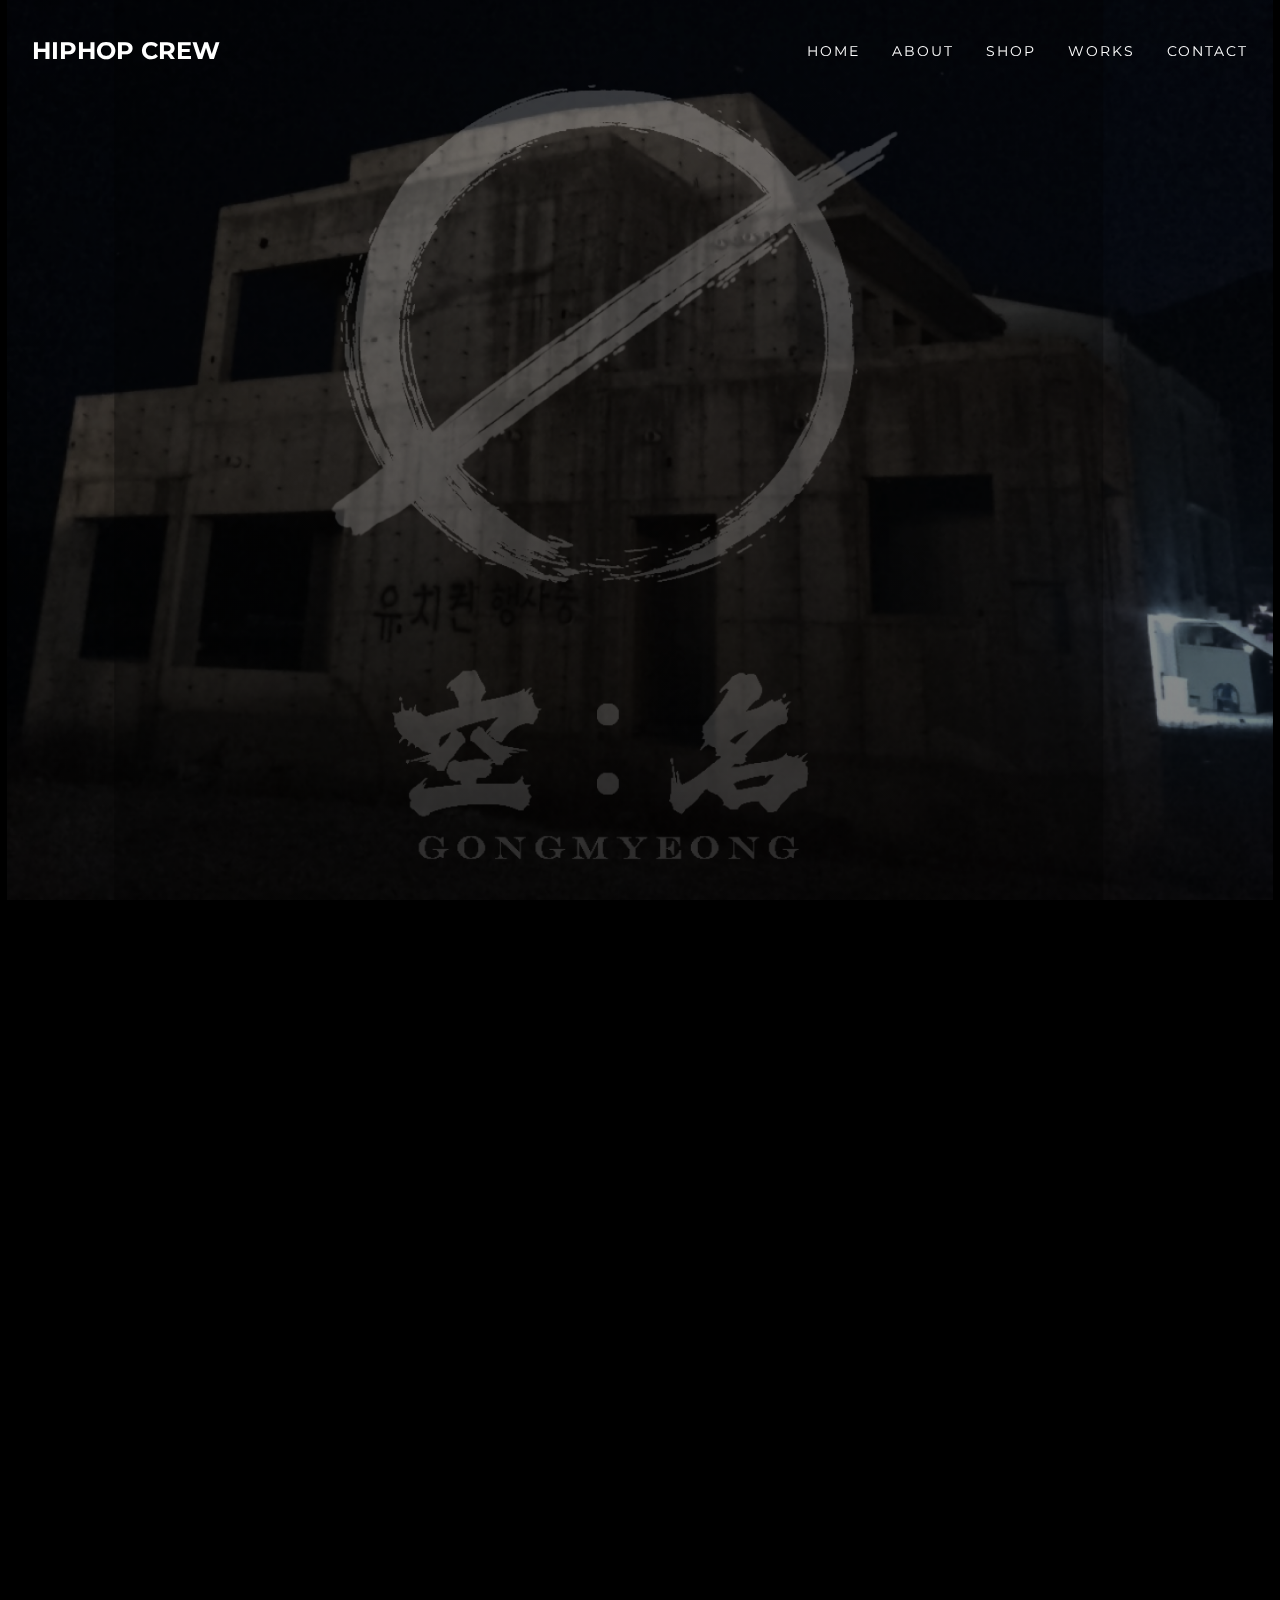
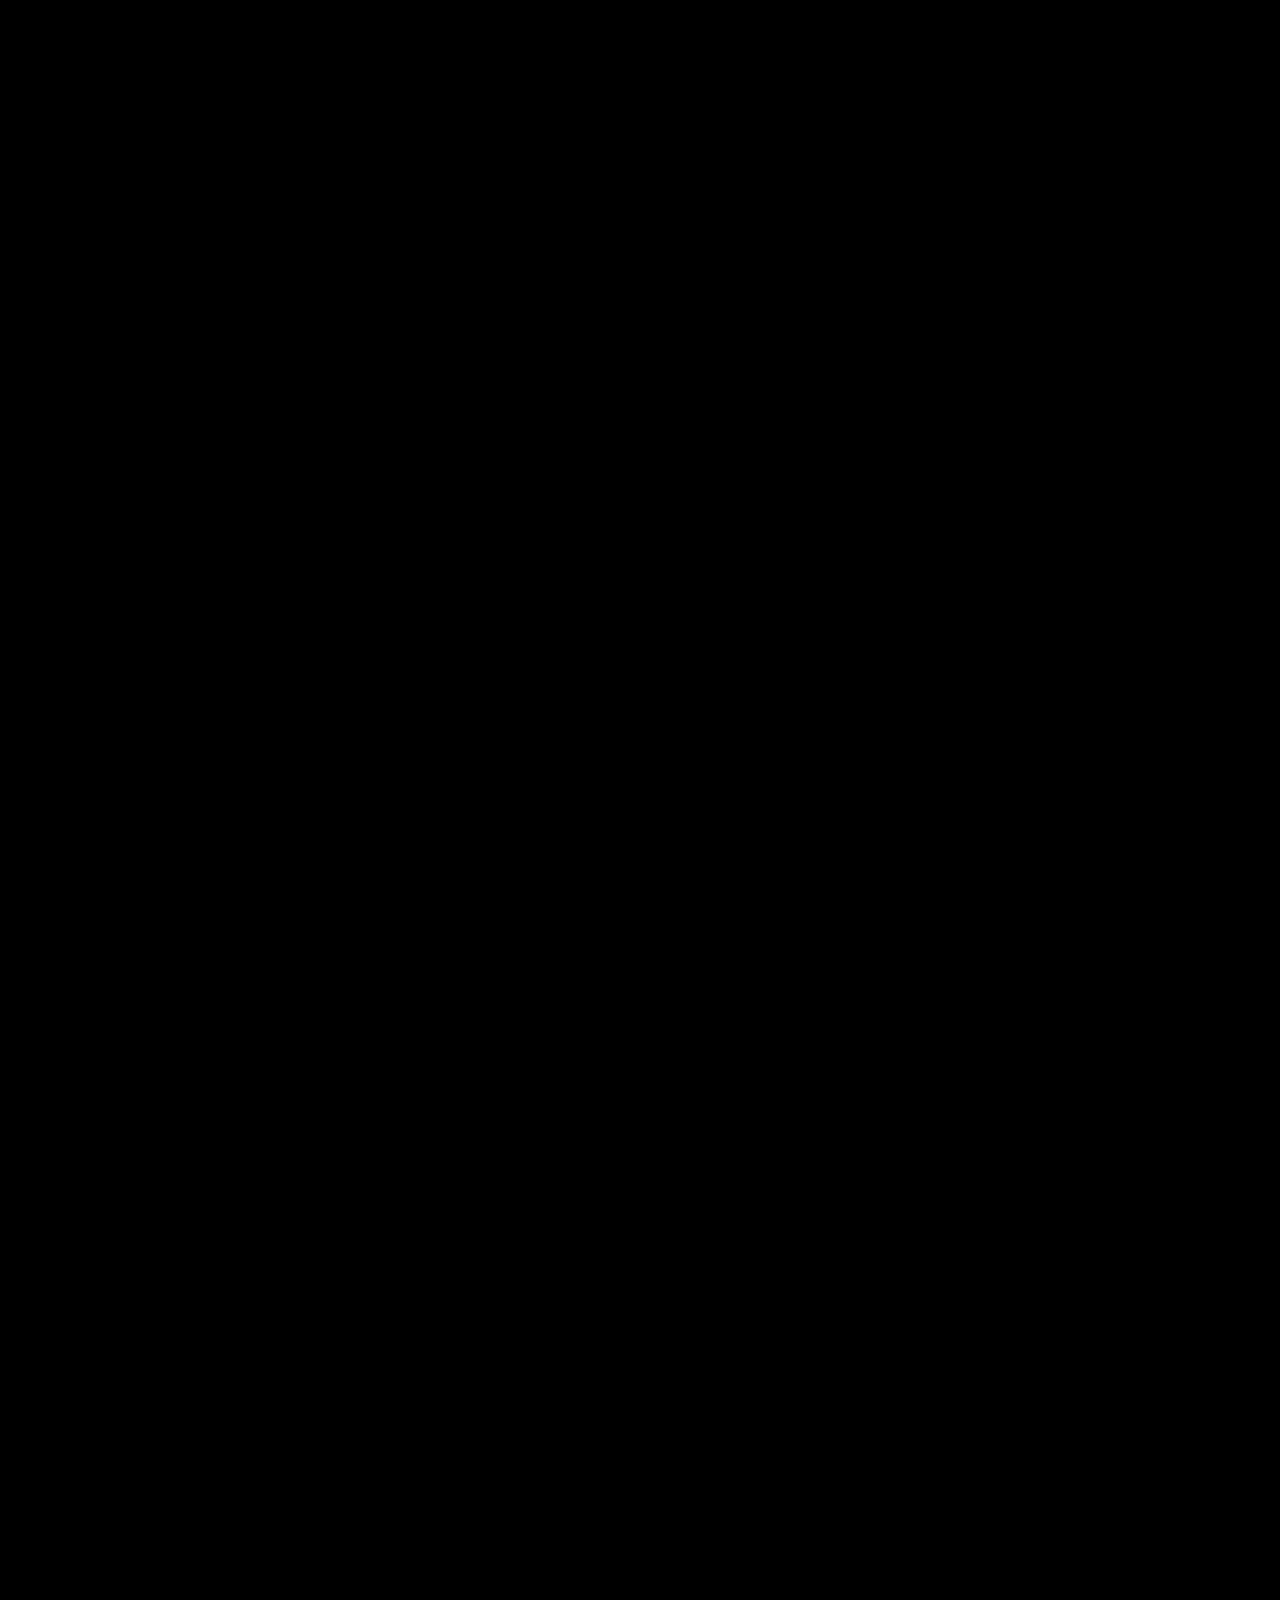
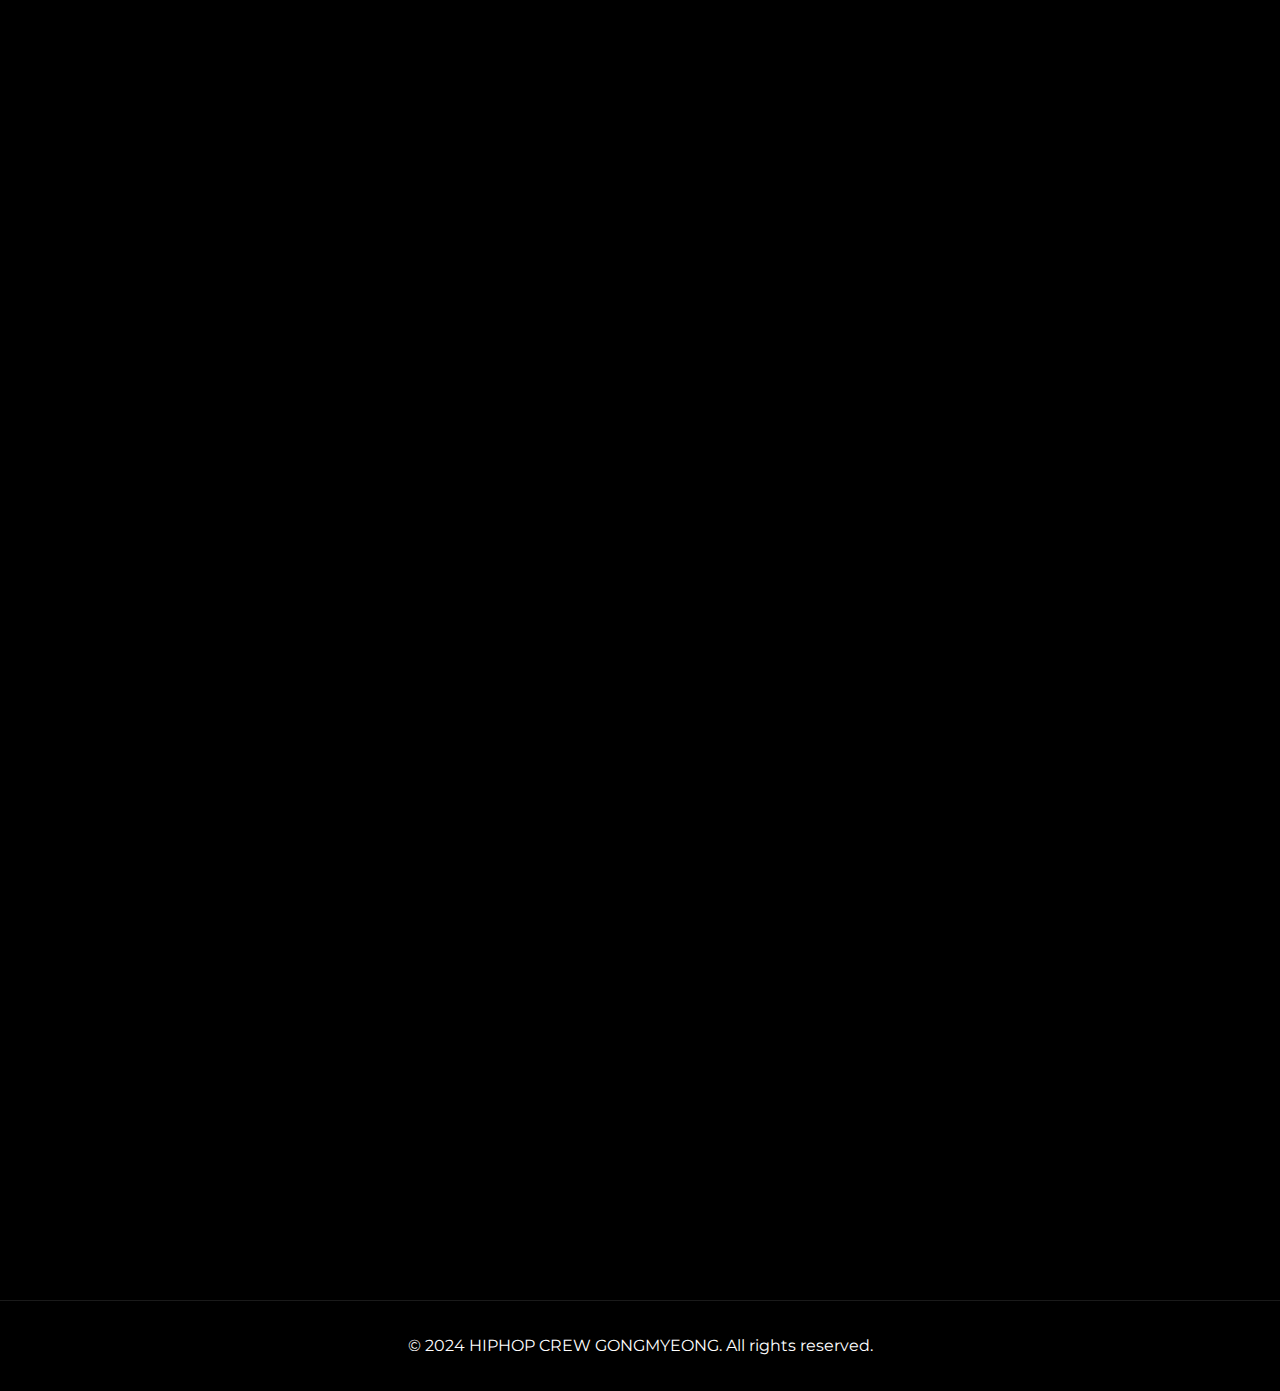
<file: hiphop-crew-v2/index.html>
<!DOCTYPE html>
<html lang="ko">
<head>
    <meta charset="UTF-8">
    <meta name="viewport" content="width=device-width, initial-scale=1.0">
    <title>HIPHOP CREW - Urban Culture</title>
    <link rel="stylesheet" href="assets/css/style.css">
    <link href="https://fonts.googleapis.com/css2?family=Noto+Sans+KR:wght@400;700&family=Montserrat:wght@400;700&display=swap" rel="stylesheet">
    <link rel="stylesheet" href="https://cdnjs.cloudflare.com/ajax/libs/font-awesome/6.5.1/css/all.min.css">
</head>
<body>
    <div class="cursor"></div>
    <div class="cursor-follower"></div>

    <header class="header">
        <div class="header-inner">
            <div class="logo">HIPHOP CREW</div>
            <nav class="nav">
                <ul class="nav-links">
                    <li><a href="index.html" class="nav-link">HOME</a></li>
                    <li><a href="about.html" class="nav-link">ABOUT</a></li>
                    <li><a href="shop.html" class="nav-link">SHOP</a></li>
                    <li><a href="works.html" class="nav-link">WORKS</a></li>
                    <li><a href="contact.html" class="nav-link">CONTACT</a></li>
                </ul>
            </nav>
            <div class="menu-toggle">
                <span></span>
                <span></span>
                <span></span>
            </div>
        </div>
    </header>

    <main>
        <section id="home" class="hero">
            <div class="hero-content">
                <h1 class="glitch" data-text="공:명">공:명</h1>
                <p class="subtitle">GONGMYEONG</p>
            </div>
            <div class="scroll-indicator">
                <span>SCROLL</span>
                <div class="scroll-line"></div>
            </div>
        </section>

        <section id="about" class="section">
            <div class="section-inner">
                <div class="about-content">
                    <div class="about-text-center">
                        <h2 class="typing">ABOUT US</h2>
                        <p>우리는 힙합을 사랑하는 크루입니다.<br>
                        음악과 춤을 통해 자유로운 표현을 추구합니다.<br>
                        공명과 함께 힙합 문화를 만들어갑니다.</p>
                    </div>
                </div>
            </div>
        </section>

        <section id="members" class="section background-image">
            <div class="section-inner">
                <div class="member-content">
                    <!-- 내용은 비워둡니다 -->
                </div>
            </div>
        </section>

        <section id="works" class="works">
            <div class="section-inner">
                <h2 class="section-title">WORKS</h2>
                <div class="works-grid">
                    <div class="work-item">
                        <div class="work-image">
                            <img src="assets/images/01.jpg" alt="Monthly Performance">
                            <div class="work-overlay">
                                <h3>정기 공연</h3>
                                <p>매달 마지막 주 토요일</p>
                            </div>
                        </div>
                    </div>
                    <div class="work-item">
                        <div class="work-image">
                            <img src="assets/images/03.jpg" alt="Workshop">
                            <div class="work-overlay">
                                <h3>워크샵</h3>
                                <p>분기별 힙합 문화 교육</p>
                            </div>
                        </div>
                    </div>
                    <div class="work-item">
                        <div class="work-image">
                            <img src="assets/images/02.jpg" alt="Collaboration">
                            <div class="work-overlay">
                                <h3>콜라보레이션</h3>
                                <p>타 크루와의 협업 프로젝트</p>
                            </div>
                        </div>
                    </div>
                </div>
            </div>
        </section>

        <section id="contact" class="contact">
            <div class="section-inner">
                <h2 class="section-title">CONTACT</h2>
                <div class="contact-content">
                    <div class="contact-text">
                        <p>함께하고 싶으신가요?</p>
                        <p>언제든 연락주세요!</p>
                    </div>
                    <div class="social-links">
                        <a href="#" class="social-link" target="_blank">
                            <i class="fab fa-instagram"></i>
                            <span>Instagram</span>
                        </a>
                        <a href="#" class="social-link" target="_blank">
                            <i class="fab fa-youtube"></i>
                            <span>YouTube</span>
                        </a>
                        <a href="#" class="social-link" target="_blank">
                            <i class="fas fa-comment"></i>
                            <span>KakaoTalk</span>
                        </a>
                    </div>
                </div>
            </div>
        </section>
    </main>

    <footer class="footer">
        <div class="footer-inner">
            <p>&copy; 2024 HIPHOP CREW GONGMYEONG. All rights reserved.</p>
        </div>
    </footer>

    <script src="assets/js/cursor.js"></script>
    <script src="assets/js/main.js"></script>
    <script>
        // 스크롤 애니메이션
        const scrollReveal = () => {
            const elements = document.querySelectorAll('.scroll-reveal');
            elements.forEach(element => {
                const elementTop = element.getBoundingClientRect().top;
                const elementVisible = 150;
                if (elementTop < window.innerHeight - elementVisible) {
                    element.classList.add('active');
                }
            });
        };

        // 마우스 패럴랙스
        document.addEventListener('mousemove', (e) => {
            const mouseX = e.clientX / window.innerWidth;
            const mouseY = e.clientY / window.innerHeight;
            
            document.documentElement.style.setProperty('--mx', `${mouseX * 20}px`);
            document.documentElement.style.setProperty('--my', `${mouseY * 20}px`);
        });
    </script>
</body>
</html>
</file>
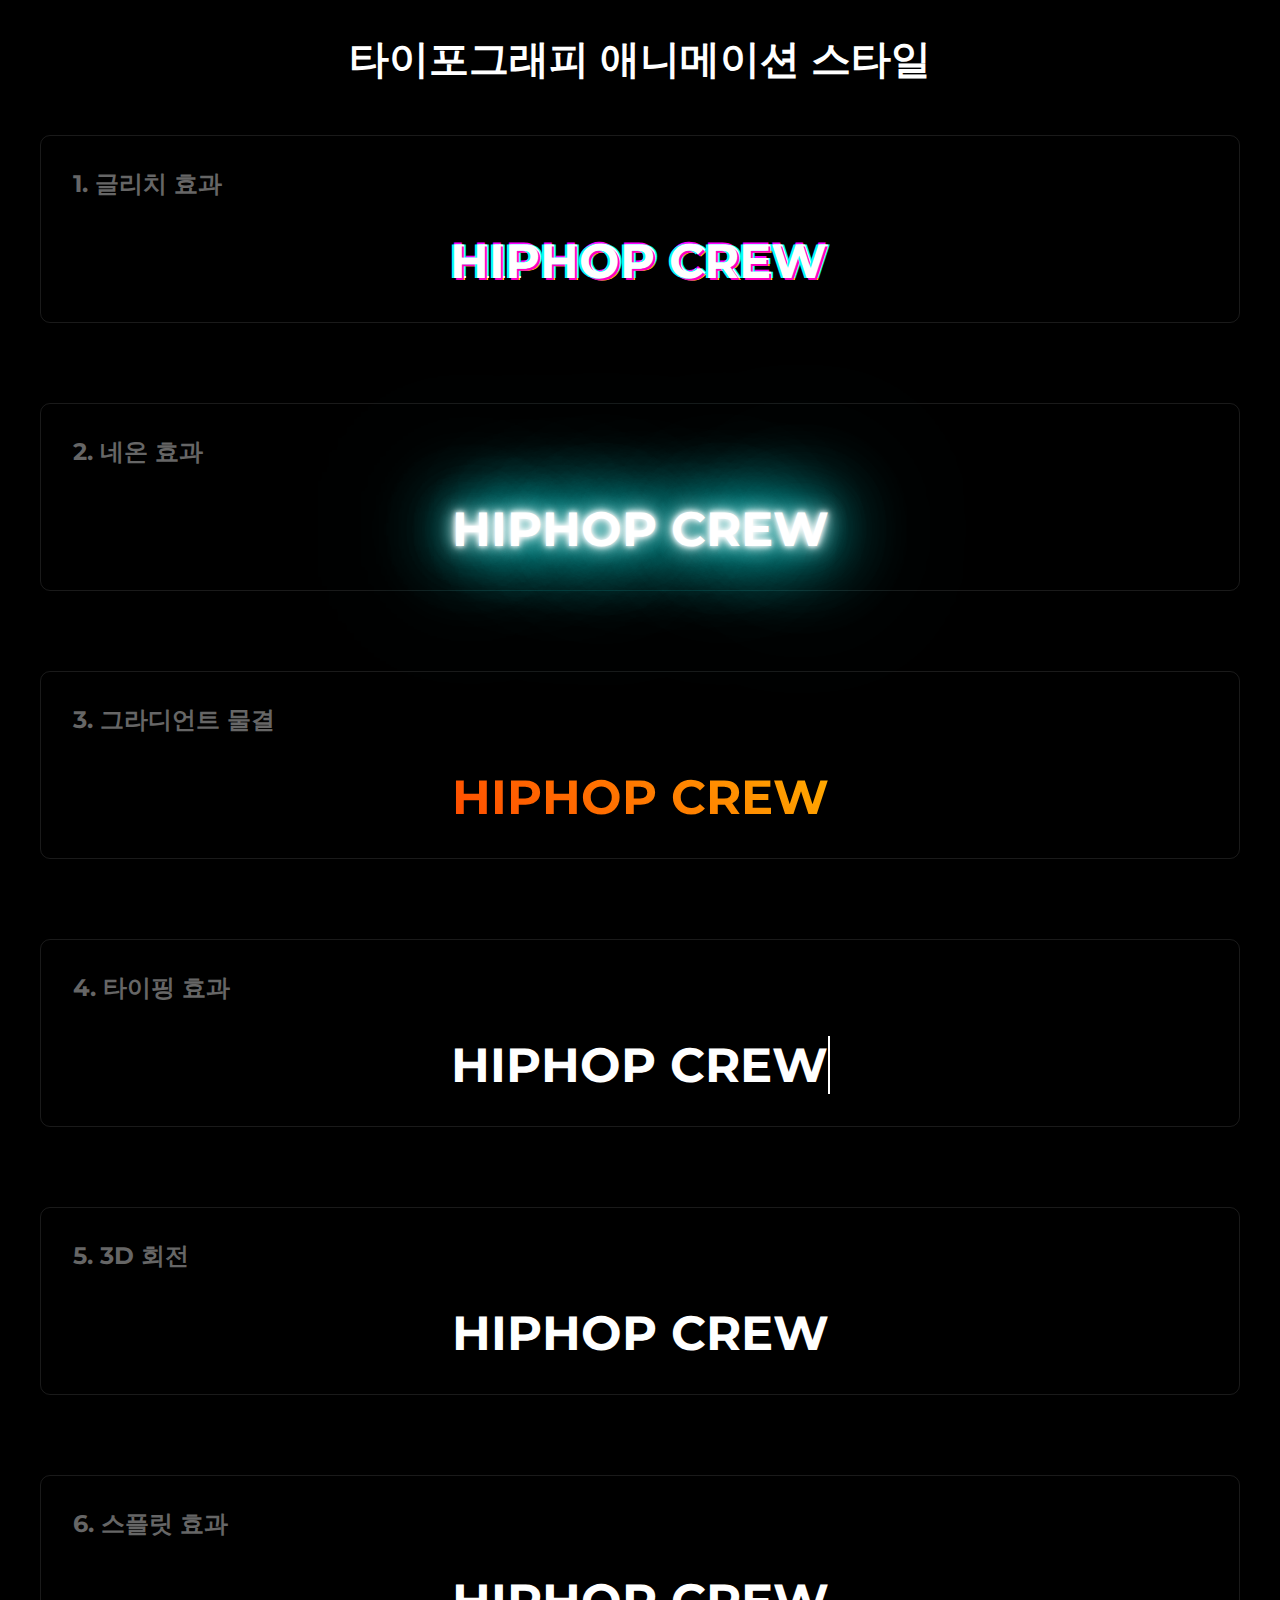
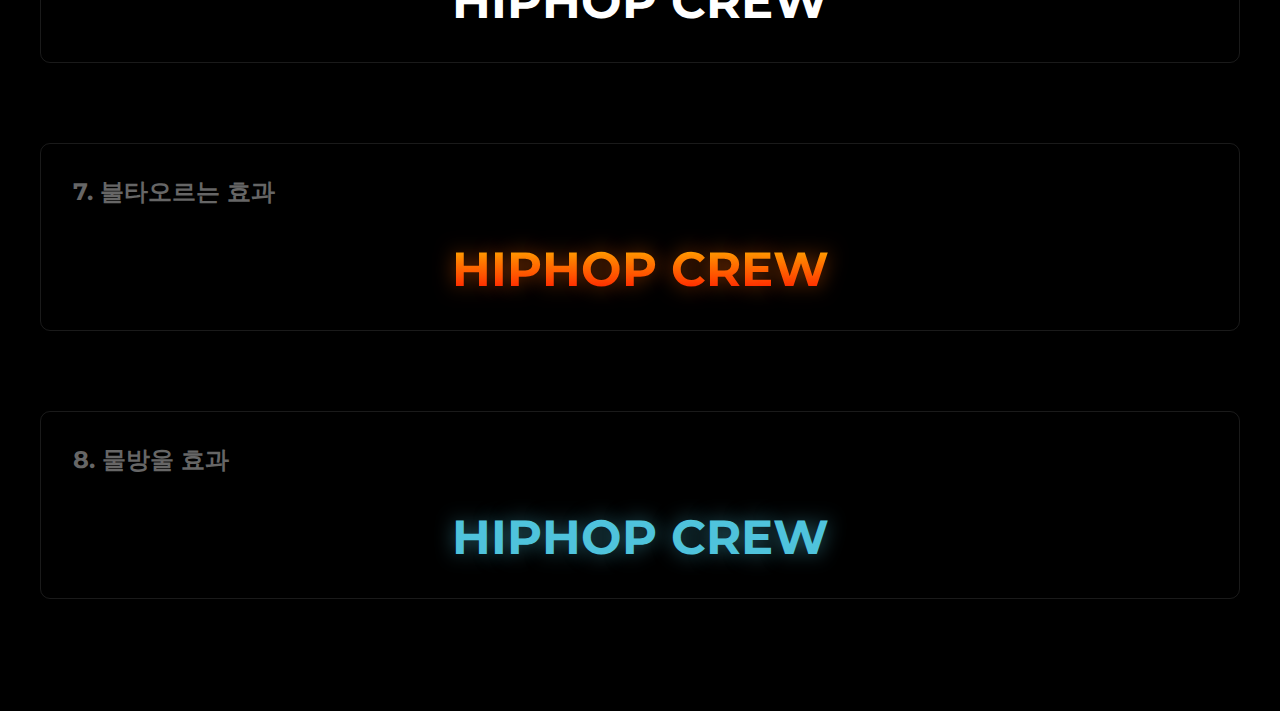
<file: typography-examples/index.html>
<!DOCTYPE html>
<html lang="ko">
<head>
    <meta charset="UTF-8">
    <meta name="viewport" content="width=device-width, initial-scale=1.0">
    <title>타이포그래피 애니메이션 예시</title>
    <link rel="stylesheet" href="style.css">
    <link href="https://fonts.googleapis.com/css2?family=Montserrat:wght@700&display=swap" rel="stylesheet">
</head>
<body>
    <div class="container">
        <h1>타이포그래피 애니메이션 스타일</h1>
        
        <!-- 기존 글리치 효과 -->
        <div class="typography-example">
            <h2>1. 글리치 효과</h2>
            <div class="text glitch" data-text="HIPHOP CREW">HIPHOP CREW</div>
        </div>

        <!-- 네온 효과 -->
        <div class="typography-example">
            <h2>2. 네온 효과</h2>
            <div class="text neon">HIPHOP CREW</div>
        </div>

        <!-- 그라디언트 물결 효과 -->
        <div class="typography-example">
            <h2>3. 그라디언트 물결</h2>
            <div class="text gradient-wave">HIPHOP CREW</div>
        </div>

        <!-- 타이핑 효과 -->
        <div class="typography-example">
            <h2>4. 타이핑 효과</h2>
            <div class="text typing">HIPHOP CREW</div>
        </div>

        <!-- 3D 회전 효과 -->
        <div class="typography-example">
            <h2>5. 3D 회전</h2>
            <div class="text rotating-3d">HIPHOP CREW</div>
        </div>

        <!-- 스플릿 효과 -->
        <div class="typography-example">
            <h2>6. 스플릿 효과</h2>
            <div class="text split-effect">HIPHOP CREW</div>
        </div>

        <!-- 불타오르는 효과 -->
        <div class="typography-example">
            <h2>7. 불타오르는 효과</h2>
            <div class="text burning">HIPHOP CREW</div>
        </div>

        <!-- 물방울 효과 -->
        <div class="typography-example">
            <h2>8. 물방울 효과</h2>
            <div class="text liquid">HIPHOP CREW</div>
        </div>
    </div>
</body>
</html>
</file>
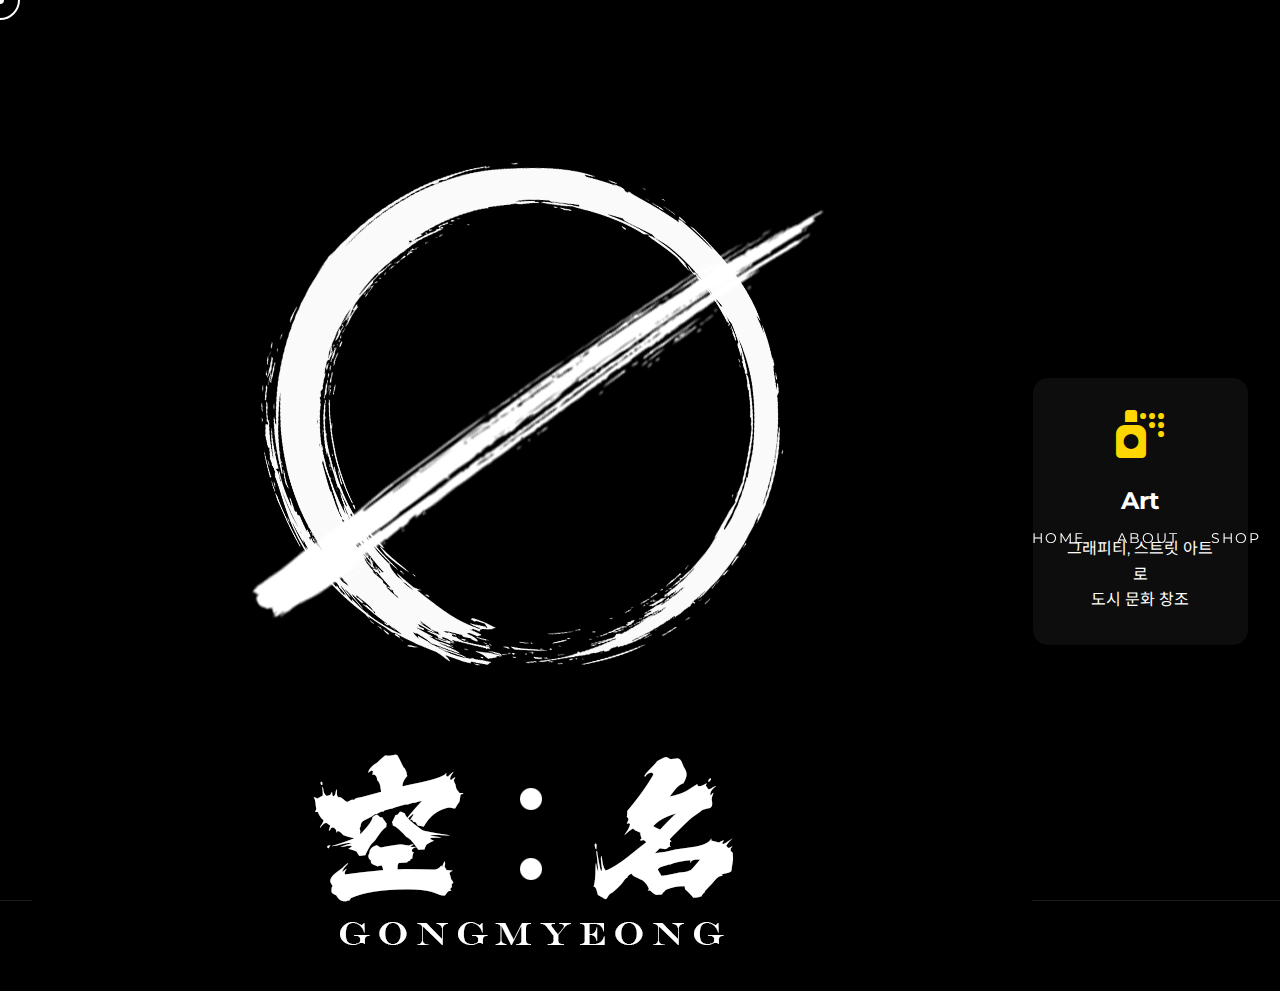
<file: hiphop-crew-v2/about.html>
<!DOCTYPE html>
<html lang="ko">
<head>
    <meta charset="UTF-8">
    <meta name="viewport" content="width=device-width, initial-scale=1.0">
    <title>About Us - GONGMYEONG</title>
    <link rel="stylesheet" href="assets/css/style.css">
    <link href="https://fonts.googleapis.com/css2?family=Noto+Sans+KR:wght@400;700&family=Montserrat:wght@400;700&display=swap" rel="stylesheet">
    <link rel="stylesheet" href="https://cdnjs.cloudflare.com/ajax/libs/font-awesome/6.5.1/css/all.min.css">
</head>
<body>
    <div class="cursor"></div>
    <div class="cursor-follower"></div>

    <header class="header">
        <div class="header-inner">
            <div class="logo">
                <a href="index.html">
                    <img src="assets/images/logo.png" alt="GONGMYEONG">
                </a>
            </div>
            <nav class="nav">
                <ul class="nav-links">
                    <li><a href="index.html" class="nav-link">HOME</a></li>
                    <li><a href="about.html" class="nav-link">ABOUT</a></li>
                    <li><a href="shop.html" class="nav-link">SHOP</a></li>
                    <li><a href="works.html" class="nav-link">WORKS</a></li>
                    <li><a href="contact.html" class="nav-link">CONTACT</a></li>
                </ul>
            </nav>
            <div class="menu-toggle">
                <span></span>
                <span></span>
                <span></span>
            </div>
        </div>
    </header>

    <main>
        <section class="about-page">
            <div class="section-inner">
                <h1 class="page-title typing">ABOUT US</h1>
                <div class="about-content">
                    <div class="about-text-center">
                        <p class="about-description">
                            공명은 2020년부터 시작된 힙합 크루입니다.<br>
                            우리는 음악, 춤, 그래피티 등 다양한 힙합 문화를 통해<br>
                            자유로운 표현과 창작을 추구합니다.
                        </p>
                    </div>
                    <div class="about-grid">
                        <div class="about-item">
                            <i class="fas fa-music"></i>
                            <h3>Music</h3>
                            <p>랩, 비트메이킹, DJ 등<br>다양한 음악 활동</p>
                        </div>
                        <div class="about-item">
                            <i class="fas fa-running"></i>
                            <h3>Dance</h3>
                            <p>브레이킹, 팝핑, 락킹 등<br>역동적인 퍼포먼스</p>
                        </div>
                        <div class="about-item">
                            <i class="fas fa-spray-can"></i>
                            <h3>Art</h3>
                            <p>그래피티, 스트릿 아트로<br>도시 문화 창조</p>
                        </div>
                    </div>
                </div>
            </div>
        </section>
    </main>

    <footer class="footer">
        <div class="footer-inner">
            <p>&copy; 2024 HIPHOP CREW GONGMYEONG. All rights reserved.</p>
        </div>
    </footer>

    <script src="assets/js/cursor.js"></script>
    <script src="assets/js/main.js"></script>
</body>
</html>
</file>
<file: hiphop-crew-v2/assets/css/style.css>
/* 기본 스타일 리셋 */
* {
    margin: 0;
    padding: 0;
    box-sizing: border-box;
}

body {
    font-family: 'Montserrat', 'Noto Sans KR', sans-serif;
    line-height: 1.6;
    color: #fff;
    background-color: #000;
    cursor: none;
}

/* 커스텀 커서 */
.cursor {
    width: 8px;
    height: 8px;
    background: #fff;
    border-radius: 50%;
    position: fixed;
    pointer-events: none;
    z-index: 9999;
    transform: translate(-50%, -50%);
    transition: transform 0.2s ease;
    mix-blend-mode: difference;
}

.cursor-follower {
    width: 40px;
    height: 40px;
    border: 2px solid #fff;
    border-radius: 50%;
    position: fixed;
    pointer-events: none;
    z-index: 9998;
    transform: translate(-50%, -50%);
    transition: transform 0.3s ease, width 0.3s ease, height 0.3s ease;
    mix-blend-mode: difference;
}

/* 헤더 스타일 */
.header {
    position: fixed;
    top: 0;
    left: 0;
    width: 100%;
    padding: 2rem;
    z-index: 1000;
    transition: background-color 0.3s;
}

.header.scrolled {
    background-color: rgba(0, 0, 0, 0.9);
}

.header-inner {
    max-width: 1400px;
    margin: 0 auto;
    display: flex;
    justify-content: space-between;
    align-items: center;
}

.logo {
    font-size: 1.5rem;
    font-weight: bold;
}

.nav-links {
    display: flex;
    list-style: none;
    gap: 2rem;
}

.nav-link {
    color: #fff;
    text-decoration: none;
    font-size: 0.9rem;
    letter-spacing: 2px;
    transition: color 0.3s;
}

.nav-link:hover {
    color: #ffd700;
}

/* 메뉴 토글 버튼 */
.menu-toggle {
    display: none;
    flex-direction: column;
    gap: 6px;
    cursor: pointer;
}

.menu-toggle span {
    width: 30px;
    height: 2px;
    background-color: #fff;
    transition: 0.3s;
}

/* 히어로 섹션 */
.hero {
    height: 100vh;
    display: flex;
    align-items: center;
    justify-content: center;
    position: relative;
    background: linear-gradient(rgba(0,0,0,0.3), rgba(0,0,0,0.5)), url('../images/mainpage1.png');
    background-size: contain;
    background-position: center;
    background-repeat: no-repeat;
    background-color: #000;
}

.hero-content {
    text-align: center;
    z-index: 2;
    opacity: 0;
    transform: translateY(30px);
    animation: fadeInUp 1s ease forwards 0.5s;
}

.glitch {
    font-size: 4rem;
    font-weight: bold;
    text-transform: uppercase;
    position: relative;
    text-shadow: 0.05em 0 0 #00fffc, -0.03em -0.04em 0 #fc00ff,
                 0.025em 0.04em 0 #fffc00;
    animation: glitch 725ms infinite;
}

.glitch::before,
.glitch::after {
    content: attr(data-text);
    position: absolute;
    top: 0;
    left: 0;
    width: 100%;
    height: 100%;
}

.glitch::before {
    left: 2px;
    text-shadow: -2px 0 #ff00c1;
    clip: rect(44px, 450px, 56px, 0);
    animation: glitch-anim 5s infinite linear alternate-reverse;
}

.glitch::after {
    left: -2px;
    text-shadow: -2px 0 #00fff9, 2px 2px #ff00c1;
    animation: glitch-anim2 1s infinite linear alternate-reverse;
}

.subtitle {
    font-size: 1.2rem;
    margin-top: 1rem;
    letter-spacing: 4px;
}

.scroll-indicator {
    position: absolute;
    bottom: 2rem;
    left: 50%;
    transform: translateX(-50%);
    text-align: center;
    opacity: 0;
    animation: fadeIn 1s ease forwards 1.5s;
}

.scroll-line {
    width: 1px;
    height: 50px;
    background-color: rgba(255, 255, 255, 0.5);
    margin: 1rem auto 0;
    animation: scrollLine 1.5s ease-in-out infinite;
}

/* 섹션 공통 스타일 */
.section {
    height: 100vh;
    display: flex;
    align-items: center;
    justify-content: center;
    position: relative;
}

/* About 섹션 */
.about-content {
    display: flex;
    justify-content: center;
    align-items: center;
    height: 100%;
    width: 100%;
}

.about-text-center {
    text-align: center;
    max-width: 800px;
    padding: 2rem;
}

.about-text-center h2 {
    margin-bottom: 2rem;
}

.about-text-center p {
    font-size: 1.2rem;
    line-height: 2;
    margin-bottom: 1rem;
}

/* Members 섹션 */
.background-image {
    background: linear-gradient(rgba(0,0,0,0.3), rgba(0,0,0,0.5)), url('../images/mainpage2.png');
    background-size: cover;
    background-position: center;
    background-repeat: no-repeat;
    background-attachment: fixed;
}

/* 멤버 섹션 */
.member-grid {
    display: grid;
    grid-template-columns: repeat(3, 1fr);
    gap: 2rem;
}

.member-card {
    position: relative;
    overflow: hidden;
}

.member-image {
    position: relative;
}

.member-image img {
    width: 100%;
    height: auto;
    transition: transform 0.3s;
}

.member-overlay {
    position: absolute;
    top: 0;
    left: 0;
    width: 100%;
    height: 100%;
    background: rgba(0, 0, 0, 0.7);
    display: flex;
    align-items: center;
    justify-content: center;
    opacity: 0;
    transition: opacity 0.3s;
}

.member-card:hover .member-image img {
    transform: scale(1.1);
}

.member-card:hover .member-overlay {
    opacity: 1;
}

.member-info {
    text-align: center;
}

.member-info h3 {
    font-size: 1.5rem;
    margin-bottom: 0.5rem;
}

/* Works 섹션 */
.works {
    min-height: 100vh;
    background-color: #000;
    padding: 8rem 0;
}

.section-inner {
    max-width: 1400px;
    margin: 0 auto;
    padding: 0 2rem;
}

.section-title {
    font-size: 3rem;
    text-align: center;
    margin-bottom: 4rem;
    letter-spacing: 0.2em;
}

.works-grid {
    display: grid;
    grid-template-columns: repeat(3, 1fr);
    gap: 3rem;
}

.work-item {
    position: relative;
    overflow: hidden;
    border-radius: 10px;
    box-shadow: 0 10px 20px rgba(0, 0, 0, 0.3);
}

.work-image {
    position: relative;
    padding-bottom: 75%; /* 4:3 비율 */
    overflow: hidden;
}

.work-image img {
    position: absolute;
    top: 0;
    left: 0;
    width: 100%;
    height: 100%;
    object-fit: cover;
    transition: transform 0.5s ease;
}

.work-overlay {
    position: absolute;
    top: 0;
    left: 0;
    width: 100%;
    height: 100%;
    background: rgba(0, 0, 0, 0.7);
    display: flex;
    flex-direction: column;
    align-items: center;
    justify-content: center;
    opacity: 0;
    transition: opacity 0.5s ease;
}

.work-overlay h3 {
    font-size: 1.5rem;
    margin-bottom: 1rem;
    transform: translateY(20px);
    transition: transform 0.5s ease;
}

.work-overlay p {
    transform: translateY(20px);
    transition: transform 0.5s ease;
}

.work-item:hover .work-image img {
    transform: scale(1.1);
}

.work-item:hover .work-overlay {
    opacity: 1;
}

.work-item:hover .work-overlay h3,
.work-item:hover .work-overlay p {
    transform: translateY(0);
}

/* Contact 섹션 */
.contact {
    min-height: 100vh;
    background-color: #000;
    padding: 8rem 0;
    display: flex;
    align-items: center;
}

.contact-content {
    text-align: center;
    max-width: 800px;
    margin: 0 auto;
}

.contact-text {
    margin-bottom: 4rem;
}

.contact-text p {
    font-size: 2rem;
    line-height: 1.5;
    margin-bottom: 1rem;
}

.social-links {
    display: flex;
    justify-content: center;
    gap: 3rem;
}

.social-link {
    color: #fff;
    text-decoration: none;
    font-size: 1.2rem;
    letter-spacing: 2px;
    padding: 1.2rem 2.5rem;
    border: 1px solid rgba(255, 255, 255, 0.3);
    border-radius: 30px;
    transition: all 0.3s ease;
    display: flex;
    align-items: center;
    gap: 1rem;
}

.social-link i {
    font-size: 1.5rem;
}

.social-link:hover {
    color: #000;
    background-color: #fff;
    border-color: #fff;
    transform: translateY(-5px);
    box-shadow: 0 5px 15px rgba(255, 255, 255, 0.2);
}

/* Instagram 아이콘 호버 효과 */
.social-link:hover .fa-instagram {
    background: -webkit-linear-gradient(45deg, #f09433 0%, #e6683c 25%, #dc2743 50%, #cc2366 75%, #bc1888 100%);
    -webkit-background-clip: text;
    -webkit-text-fill-color: transparent;
}

/* YouTube 아이콘 호버 효과 */
.social-link:hover .fa-youtube {
    color: #ff0000;
}

/* KakaoTalk 아이콘 호버 효과 */
.social-link:hover .fa-comment {
    color: #fae100;
}

/* 푸터 */
.footer {
    padding: 2rem;
    text-align: center;
    border-top: 1px solid rgba(255, 255, 255, 0.1);
}

/* 애니메이션 */
@keyframes fadeInUp {
    from {
        opacity: 0;
        transform: translateY(30px);
    }
    to {
        opacity: 1;
        transform: translateY(0);
    }
}

@keyframes fadeIn {
    from {
        opacity: 0;
    }
    to {
        opacity: 1;
    }
}

@keyframes scrollLine {
    0% {
        transform: scaleY(0);
        transform-origin: top;
    }
    50% {
        transform: scaleY(1);
        transform-origin: top;
    }
    50.1% {
        transform: scaleY(1);
        transform-origin: bottom;
    }
    100% {
        transform: scaleY(0);
        transform-origin: bottom;
    }
}

/* 반응형 디자인 */
@media (max-width: 1024px) {
    .about-content,
    .member-grid,
    .works-grid {
        grid-template-columns: repeat(2, 1fr);
    }

    .works-grid {
        grid-template-columns: repeat(2, 1fr);
    }
}

@media (max-width: 768px) {
    .menu-toggle {
        display: flex;
    }

    .nav-links {
        display: none;
        position: fixed;
        top: 80px;
        left: 0;
        width: 100%;
        background: rgba(0, 0, 0, 0.9);
        flex-direction: column;
        align-items: center;
        padding: 2rem;
    }

    .nav-links.active {
        display: flex;
    }

    .about-content {
        grid-template-columns: 1fr;
    }

    .subtitle {
        font-size: 4vw;
        letter-spacing: 0.5em;
    }

    .hero {
        background-size: 90% auto;
    }

    .glitch {
        font-size: 3rem;
    }

    .section-title {
        font-size: 2.5rem;
    }
    
    .contact-text p {
        font-size: 1.5rem;
    }
    
    .social-links {
        flex-direction: column;
        gap: 1.5rem;
    }

    .social-link {
        padding: 1rem 2rem;
        justify-content: center;
    }
}

@media (max-width: 480px) {
    .member-grid,
    .works-grid {
        grid-template-columns: 1fr;
    }

    .section-title {
        font-size: 2rem;
    }

    .hero {
        background-size: 95% auto;
    }

    .glitch {
        font-size: 2.5rem;
    }

    .subtitle {
        font-size: 5vw;
        letter-spacing: 0.3em;
    }

    .works-grid {
        grid-template-columns: 1fr;
    }
    
    .contact-text p {
        font-size: 1.2rem;
    }
}

/* 페이드 애니메이션 */
.fade-out {
    opacity: 0;
    transform: translateY(30px);
    transition: opacity 0.6s ease, transform 0.6s ease;
}

.fade-in {
    opacity: 1;
    transform: translateY(0);
}

@keyframes glitch {
    0% {
        text-shadow: 0.05em 0 0 #00fffc, -0.03em -0.04em 0 #fc00ff,
                     0.025em 0.04em 0 #fffc00;
    }
    15% {
        text-shadow: 0.05em 0 0 #00fffc, -0.03em -0.04em 0 #fc00ff,
                     0.025em 0.04em 0 #fffc00;
    }
    16% {
        text-shadow: -0.05em -0.025em 0 #00fffc, 0.025em 0.035em 0 #fc00ff,
                     -0.05em -0.05em 0 #fffc00;
    }
    49% {
        text-shadow: -0.05em -0.025em 0 #00fffc, 0.025em 0.035em 0 #fc00ff,
                     -0.05em -0.05em 0 #fffc00;
    }
    50% {
        text-shadow: 0.05em 0.035em 0 #00fffc, 0.03em 0 0 #fc00ff,
                     0 -0.04em 0 #fffc00;
    }
    99% {
        text-shadow: 0.05em 0.035em 0 #00fffc, 0.03em 0 0 #fc00ff,
                     0 -0.04em 0 #fffc00;
    }
    100% {
        text-shadow: -0.05em 0 0 #00fffc, -0.025em -0.04em 0 #fc00ff,
                     -0.04em -0.025em 0 #fffc00;
    }
}

@keyframes glitch-anim2 {
    0% {
        clip: rect(44px, 450px, 56px, 0);
    }
    15% {
        clip: rect(44px, 450px, 56px, 0);
    }
    16% {
        clip: rect(44px, 450px, 56px, 0);
    }
    49% {
        clip: rect(44px, 450px, 56px, 0);
    }
    50% {
        clip: rect(44px, 450px, 56px, 0);
    }
    99% {
        clip: rect(44px, 450px, 56px, 0);
    }
    100% {
        clip: rect(44px, 450px, 56px, 0);
    }
}

/* 타이핑 효과 */
.typing {
    font-size: 3rem;
    font-weight: bold;
    position: relative;
    width: max-content;
    margin: 0 auto;
    border-right: 2px solid #fff;
    white-space: nowrap;
    overflow: hidden;
    animation: typing 3s steps(8), 
               cursor .4s step-end infinite alternate;
}

@keyframes cursor {
    50% { border-color: transparent; }
}

@keyframes typing {
    from { width: 0 }
    to { width: 100% }
}

/* 페이지 공통 스타일 */
.page-title {
    font-size: 3.5rem;
    text-align: center;
    margin: 8rem 0 4rem;
    letter-spacing: 0.2em;
}

/* About 페이지 */
.about-page {
    min-height: 100vh;
    padding: 2rem 0;
}

.about-description {
    font-size: 1.4rem;
    line-height: 2;
    text-align: center;
    margin-bottom: 5rem;
}

.about-grid {
    display: grid;
    grid-template-columns: repeat(3, 1fr);
    gap: 3rem;
    margin-top: 4rem;
}

.about-item {
    text-align: center;
    padding: 2rem;
    background: rgba(255, 255, 255, 0.05);
    border-radius: 15px;
    transition: transform 0.3s ease;
}

.about-item:hover {
    transform: translateY(-10px);
}

.about-item i {
    font-size: 3rem;
    margin-bottom: 1.5rem;
    color: #ffd700;
}

.about-item h3 {
    font-size: 1.5rem;
    margin-bottom: 1rem;
}

/* Shop 페이지 */
.shop-page {
    min-height: 100vh;
    padding: 2rem 0;
}

.shop-categories {
    display: flex;
    justify-content: center;
    gap: 2rem;
    margin-bottom: 4rem;
}

.category-btn {
    padding: 0.8rem 2rem;
    background: transparent;
    border: 1px solid rgba(255, 255, 255, 0.3);
    color: #fff;
    font-size: 1rem;
    cursor: pointer;
    transition: all 0.3s ease;
    border-radius: 30px;
}

.category-btn:hover,
.category-btn.active {
    background: #fff;
    color: #000;
}

/* 반응형 디자인 추가 */
@media (max-width: 768px) {
    .page-title {
        font-size: 2.5rem;
        margin: 6rem 0 3rem;
    }

    .about-description {
        font-size: 1.2rem;
    }

    .about-grid {
        grid-template-columns: repeat(1, 1fr);
        gap: 2rem;
    }

    .shop-categories {
        flex-direction: column;
        align-items: center;
        gap: 1rem;
    }

    .category-btn {
        width: 200px;
    }
}
</file>
<file: typography-examples/style.css>
/* 기본 스타일 */
* {
    margin: 0;
    padding: 0;
    box-sizing: border-box;
}

body {
    font-family: 'Montserrat', sans-serif;
    background-color: #000;
    color: #fff;
    min-height: 100vh;
    padding: 2rem;
}

.container {
    max-width: 1200px;
    margin: 0 auto;
}

h1 {
    text-align: center;
    margin-bottom: 3rem;
    font-size: 2.5rem;
}

.typography-example {
    margin-bottom: 5rem;
    padding: 2rem;
    border: 1px solid rgba(255, 255, 255, 0.1);
    border-radius: 10px;
}

h2 {
    margin-bottom: 2rem;
    color: #666;
}

.text {
    font-size: 3rem;
    font-weight: bold;
    text-align: center;
}

/* 1. 글리치 효과 */
.glitch {
    position: relative;
    text-shadow: 0.05em 0 0 #00fffc, -0.03em -0.04em 0 #fc00ff,
                 0.025em 0.04em 0 #fffc00;
    animation: glitch 725ms infinite;
}

.glitch::before,
.glitch::after {
    content: attr(data-text);
    position: absolute;
    top: 0;
    left: 0;
    width: 100%;
    height: 100%;
}

.glitch::before {
    left: 2px;
    text-shadow: -2px 0 #ff00c1;
    clip: rect(44px, 450px, 56px, 0);
    animation: glitch-anim 5s infinite linear alternate-reverse;
}

.glitch::after {
    left: -2px;
    text-shadow: -2px 0 #00fff9, 2px 2px #ff00c1;
    animation: glitch-anim2 1s infinite linear alternate-reverse;
}

/* 2. 네온 효과 */
.neon {
    color: #fff;
    text-shadow: 0 0 5px #fff,
                 0 0 10px #fff,
                 0 0 20px #fff,
                 0 0 40px #0ff,
                 0 0 80px #0ff,
                 0 0 90px #0ff,
                 0 0 100px #0ff,
                 0 0 150px #0ff;
    animation: neon 1.5s ease-in-out infinite alternate;
}

/* 3. 그라디언트 물결 */
.gradient-wave {
    background: linear-gradient(45deg, #ff0000, #ff7300, #fffb00, #48ff00, #00ffd5, #002bff, #7a00ff, #ff00c8, #ff0000);
    background-size: 400%;
    -webkit-background-clip: text;
    background-clip: text;
    color: transparent;
    animation: gradient-wave 10s linear infinite;
}

/* 4. 타이핑 효과 */
.typing {
    width: fit-content;
    margin: 0 auto;
    border-right: 2px solid #fff;
    white-space: nowrap;
    overflow: hidden;
    animation: typing 3.5s steps(30, end),
               blink-caret .75s step-end infinite;
}

/* 5. 3D 회전 */
.rotating-3d {
    transform-style: preserve-3d;
    perspective: 400px;
    animation: rotate3d 4s ease-in-out infinite;
}

/* 6. 스플릿 효과 */
.split-effect {
    position: relative;
    animation: split 2s ease-in-out infinite;
}

.split-effect::before {
    content: attr(data-text);
    position: absolute;
    left: 0;
    top: 0;
    width: 50%;
    color: #fff;
    overflow: hidden;
}

/* 7. 불타오르는 효과 */
.burning {
    background: linear-gradient(0deg, #ff0000, #ff6600, #ffcc00);
    -webkit-background-clip: text;
    background-clip: text;
    color: transparent;
    animation: burn 2s ease-in-out infinite;
    text-shadow: 0 0 20px rgba(255, 102, 0, 0.5);
}

/* 8. 물방울 효과 */
.liquid {
    color: #4fc3dc;
    animation: liquid 2s ease-in-out infinite;
    text-shadow: 0 0 20px rgba(79, 195, 220, 0.5);
}

/* 애니메이션 키프레임 */
@keyframes glitch {
    0% {
        text-shadow: 0.05em 0 0 #00fffc, -0.03em -0.04em 0 #fc00ff,
                     0.025em 0.04em 0 #fffc00;
    }
    15% {
        text-shadow: 0.05em 0 0 #00fffc, -0.03em -0.04em 0 #fc00ff,
                     0.025em 0.04em 0 #fffc00;
    }
    16% {
        text-shadow: -0.05em -0.025em 0 #00fffc, 0.025em 0.035em 0 #fc00ff,
                     -0.05em -0.05em 0 #fffc00;
    }
    49% {
        text-shadow: -0.05em -0.025em 0 #00fffc, 0.025em 0.035em 0 #fc00ff,
                     -0.05em -0.05em 0 #fffc00;
    }
    50% {
        text-shadow: 0.05em 0.035em 0 #00fffc, 0.03em 0 0 #fc00ff,
                     0 -0.04em 0 #fffc00;
    }
    99% {
        text-shadow: 0.05em 0.035em 0 #00fffc, 0.03em 0 0 #fc00ff,
                     0 -0.04em 0 #fffc00;
    }
    100% {
        text-shadow: -0.05em 0 0 #00fffc, -0.025em -0.04em 0 #fc00ff,
                     -0.04em -0.025em 0 #fffc00;
    }
}

@keyframes glitch-anim {
    0% {
        clip: rect(31px, 9999px, 94px, 0);
    }
    4.166666666666666% {
        clip: rect(91px, 9999px, 43px, 0);
    }
    8.333333333333332% {
        clip: rect(85px, 9999px, 41px, 0);
    }
    12.5% {
        clip: rect(147px, 9999px, 138px, 0);
    }
    16.666666666666664% {
        clip: rect(1px, 9999px, 100px, 0);
    }
    20.833333333333336% {
        clip: rect(106px, 9999px, 97px, 0);
    }
    25% {
        clip: rect(181px, 9999px, 161px, 0);
    }
    29.166666666666668% {
        clip: rect(20px, 9999px, 91px, 0);
    }
    33.33333333333333% {
        clip: rect(110px, 9999px, 56px, 0);
    }
    37.5% {
        clip: rect(75px, 9999px, 123px, 0);
    }
    41.66666666666667% {
        clip: rect(138px, 9999px, 145px, 0);
    }
    45.83333333333333% {
        clip: rect(69px, 9999px, 122px, 0);
    }
    50% {
        clip: rect(31px, 9999px, 67px, 0);
    }
    54.166666666666664% {
        clip: rect(147px, 9999px, 55px, 0);
    }
    58.333333333333336% {
        clip: rect(99px, 9999px, 134px, 0);
    }
    62.5% {
        clip: rect(118px, 9999px, 73px, 0);
    }
    66.66666666666666% {
        clip: rect(95px, 9999px, 75px, 0);
    }
    70.83333333333334% {
        clip: rect(42px, 9999px, 140px, 0);
    }
    75% {
        clip: rect(130px, 9999px, 49px, 0);
    }
    79.16666666666666% {
        clip: rect(93px, 9999px, 149px, 0);
    }
    83.33333333333334% {
        clip: rect(163px, 9999px, 93px, 0);
    }
    87.5% {
        clip: rect(54px, 9999px, 165px, 0);
    }
    91.66666666666666% {
        clip: rect(30px, 9999px, 165px, 0);
    }
    95.83333333333334% {
        clip: rect(161px, 9999px, 166px, 0);
    }
    100% {
        clip: rect(75px, 9999px, 66px, 0);
    }
}

@keyframes glitch-anim2 {
    0% {
        clip: rect(44px, 450px, 56px, 0);
    }
    15% {
        clip: rect(44px, 450px, 56px, 0);
    }
    16% {
        clip: rect(44px, 450px, 56px, 0);
    }
    49% {
        clip: rect(44px, 450px, 56px, 0);
    }
    50% {
        clip: rect(44px, 450px, 56px, 0);
    }
    99% {
        clip: rect(44px, 450px, 56px, 0);
    }
    100% {
        clip: rect(44px, 450px, 56px, 0);
    }
}

@keyframes neon {
    from {
        text-shadow: 0 0 5px #fff,
                     0 0 10px #fff,
                     0 0 20px #fff,
                     0 0 40px #0ff,
                     0 0 80px #0ff,
                     0 0 90px #0ff,
                     0 0 100px #0ff,
                     0 0 150px #0ff;
    }
    to {
        text-shadow: 0 0 2.5px #fff,
                     0 0 5px #fff,
                     0 0 10px #fff,
                     0 0 20px #0ff,
                     0 0 40px #0ff,
                     0 0 45px #0ff,
                     0 0 50px #0ff,
                     0 0 75px #0ff;
    }
}

@keyframes gradient-wave {
    0% {
        background-position: 0% 50%;
    }
    50% {
        background-position: 100% 50%;
    }
    100% {
        background-position: 0% 50%;
    }
}

@keyframes typing {
    from {
        width: 0;
    }
    to {
        width: 100%;
    }
}

@keyframes blink-caret {
    from, to {
        border-color: transparent;
    }
    50% {
        border-color: #fff;
    }
}

@keyframes rotate3d {
    0% {
        transform: rotateY(0deg);
    }
    50% {
        transform: rotateY(180deg);
    }
    100% {
        transform: rotateY(360deg);
    }
}

@keyframes split {
    0%, 100% {
        transform: translateX(0);
    }
    50% {
        transform: translateX(20px);
    }
}

@keyframes burn {
    0%, 100% {
        background-position: 0% 50%;
    }
    50% {
        background-position: 100% 50%;
    }
}

@keyframes liquid {
    0%, 100% {
        clip-path: polygon(0% 45%, 15% 44%, 32% 50%, 54% 60%, 70% 61%, 84% 59%, 100% 52%, 100% 100%, 0% 100%);
    }
    50% {
        clip-path: polygon(0% 60%, 16% 65%, 34% 66%, 51% 62%, 67% 50%, 84% 45%, 100% 46%, 100% 100%, 0% 100%);
    }
}
</file>
